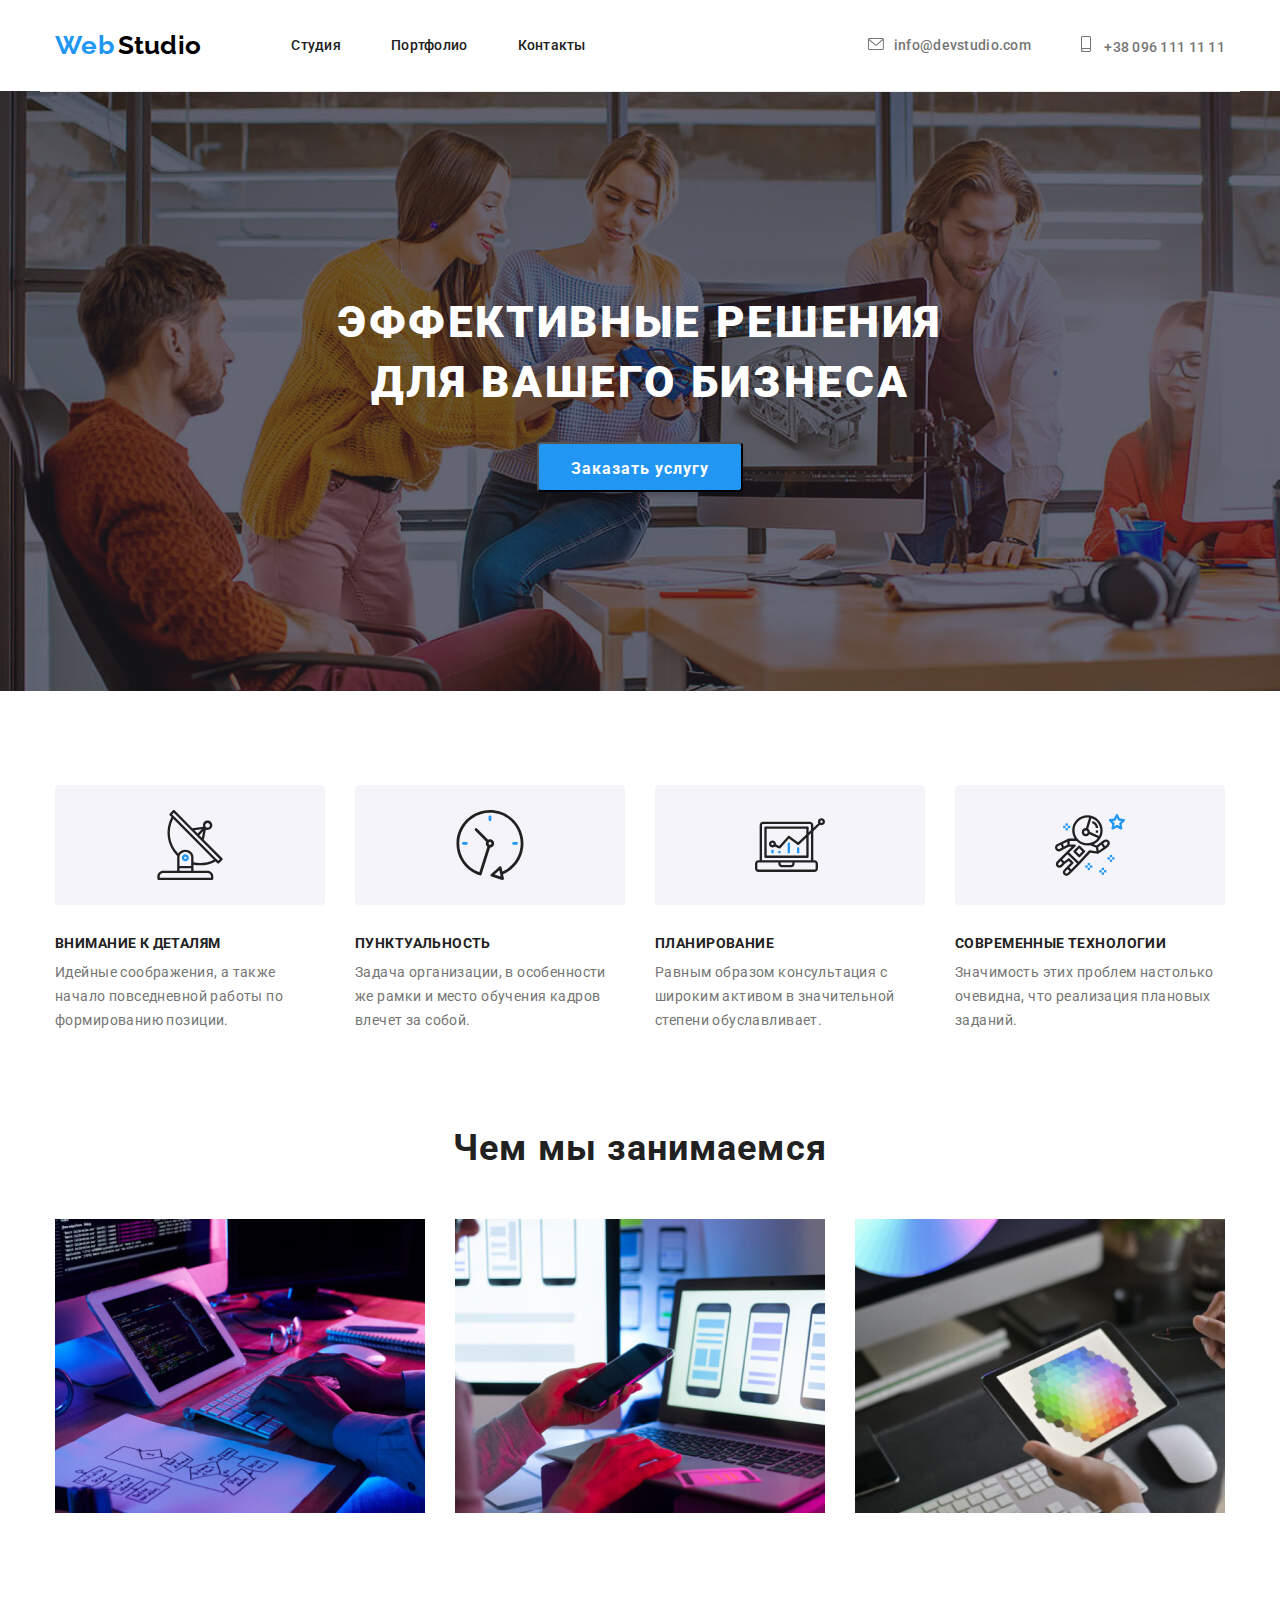
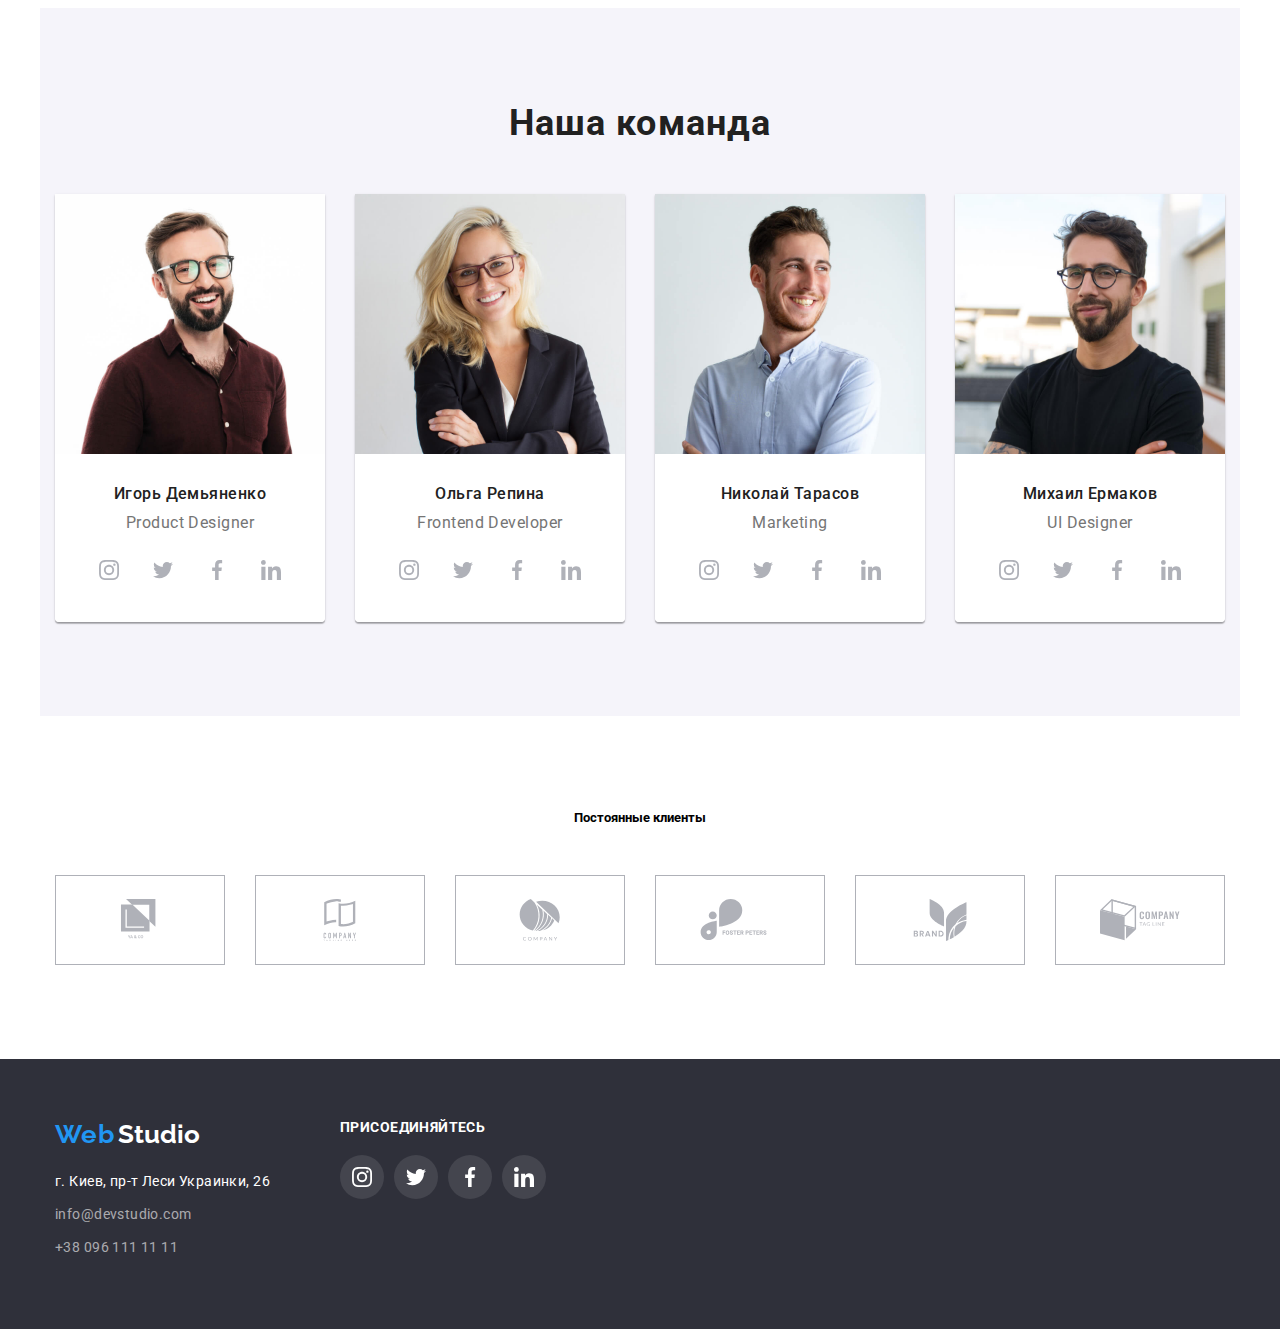
<file: index.html>
<!DOCTYPE html>
<html lang="ru">
<head>
    <meta charset="UTF-8">
    <meta name="viewport" content="width=device-width, initial-scale=1.0">
    <title>WebStudio</title>    
    <link href="https://fonts.googleapis.com/css2?family=Raleway:wght@700&family=Roboto:wght@400;500;700;900&display=swap" rel="stylesheet">
    <link rel="stylesheet" href="https://cdnjs.cloudflare.com/ajax/libs/modern-normalize/1.0.0/modern-normalize.css">
    <link rel="stylesheet" href="./css/styles.css">
</head>
<body>
    <header class="header">
        <!--Навигация страницы-->
        <div class="container">
            <nav class="nav">
                <a class="logo-link link" href="index.html" aria-label="логотип вебстудии">
                    <span class="logo">Web</span>
                    <span class="logo-color-header">Studio</span>
                </a>
                <ul class="nav-list list">
                    <li class="nav-list-item">
                        <a class="nav-list-link link" href="index.html">Студия</a>
                    </li>
                    <li class="nav-list-item">
                        <a class="nav-list-link link" href="./portfolio.html">Портфолио</a>
                    </li>
                    <li class="nav-list-item">
                        <a class="nav-list-link link" href="">Контакты</a>
                    </li>
                </ul>
                </nav>
                <!--Контактная инфо-->
                <address class="contact-list address">
                    <ul class="contact-list list">
                        <li class="contact-list-item">
                            <!-- <address class="contact-list address"> -->
                            <a class="contact-list-link link" href="mailto:info@devstudio.com">
                                <svg class="contact-svg" width="16" height="12">
                                    <use href="./images/sprite.svg#icon-envelope"></use>
                                </svg>info@devstudio.com
                            </a>
                            <!-- </address> -->
                        </li>
                        <li class="contact-list-item">
                            <!-- <address class="contact-list address"> -->
                            <a class="contact-list-link link" href="tel:+380961111111">
                                <svg class="contact-svg" width="10" height="16">
                                    <use href="./images/sprite.svg#icon-smartphone"></use>
                                </svg>
                                  +38 096 111 11 11
                            </a>
                            <!-- </address> -->
                        </li>
                    </ul>    
                </address>                
        </div>
    </header>
    <main>
        <!--Заглавная секция HERO-->
        <section class="hero">
            <div class="hero-main container">
                <h1 class="hero-title">Эффективные решения для вашего бизнеса</h1>
                <button class="btn">Заказать услугу</button>
            </div>
        </section>
        <!--Чем мы занимаемся-->
        <section>
            <div class="doing-container container">
                <ul class="doing-list list">
                    <li class="doing-list-item">
                        <p class="doind-list-head antenna">Внимание к деталям</p>
                        <p class="doing-list-text">Идейные соображения, а также начало повседневной работы по формированию позиции.</p>
                    </li>
                    <li class="doing-list-item">
                        <p class="doind-list-head clock">Пунктуальность</p>
                        <p class="doing-list-text">Задача организации, в особенности же рамки и место обучения кадров влечет за собой.</p>
                    </li>
                    <li class="doing-list-item">
                        <p class="doind-list-head diagram">Планирование</p>
                        <p class="doing-list-text">Равным образом консультация с широким активом в значительной степени обуславливает.</p>
                    </li>
                    <li class="doing-list-item">
                        <p class="doind-list-head astronaut">Современные технологии</p>
                        <p class="doing-list-text">Значимость этих проблем настолько очевидна, что реализация плановых заданий.</p>
                    </li>
                </ul>
            </div>
            <div class="works container">
                <h2 class="doing-head">Чем мы занимаемся</h2>
                <ul class="works-list list">
                    <li>
                        <img class="doing-list-text" src="./images/pc/box1.jpg" alt="набирает текст" width="370" height="294">
                    </li>
                    <li>
                        <img class="doing-list-text" src="./images/pc/box2.jpg" alt="смотрит с смартфон" width="370" height="294">
                    </li>
                    <li>
                        <img class="doing-list-text" src="./images/pc/box3.jpg" alt="подбирает цветовую палитру" width="370" height="294">
                    </li>
                </ul>
            </div>
        </section>
        <!--Команда-->
        <section>
            <div class="team-section container">
                <h3 class="team-head">Наша команда</h3>
                <ul class="team-list list">
                    <li class="team-list-shadow">
                        <img src="./images/team/img.jpg" alt="Игорь Демьяненко" width="270" height="260">
                        <div class="team-list-item">
                            <h4 class="team-list-name">Игорь Демьяненко</h4>
                            <p class="team-list-work" lang="en">Product Designer</p>
                            <ul class="social-link list">
                                <li class="social-link-item">
                                  <a class="social-link-link" href="./portfolio.html">
                                    <svg class="social-link-svg" width="20" height="20">
                                      <use href="./images/sprite.svg#icon-instagram2"></use>
                                    </svg>
                                  </a>
                                </li>
                                <li class="social-link-item">
                                  <a class="social-link-link" href="./portfolio.html">
                                    <svg class="social-link-svg" width="20" height="20">
                                      <use href="./images/sprite.svg#icon-twitter2"></use>
                                    </svg>
                                  </a>
                                </li>
                                <li class="social-link-item">
                                  <a class="social-link-link" href="./portfolio.html">
                                    <svg class="social-link-svg" width="20" height="20">
                                      <use href="./images/sprite.svg#icon-facebook2"></use>
                                    </svg>
                                  </a>
                                </li>
                                <li class="social-link-item">
                                  <a class="social-link-link" href="./portfolio.html">
                                    <svg class="social-link-svg" width="20" height="20">
                                      <use href="./images/sprite.svg#icon-linkedin2"></use>
                                    </svg>
                                  </a>
                                </li>
                              </ul>
                        </div>
                    </li>
                    <li class="team-list-shadow">
                        <img src="./images/team/img-1.jpg" alt="Ольга Репина" width="270" height="260">
                        <div class="team-list-item">
                            <h4 class="team-list-name">Ольга Репина</h4>
                            <p class="team-list-work" lang="en">Frontend Developer</p>
                            <ul class="social-link list">
                                <li class="social-link-item">
                                  <a class="social-link-link" href="./portfolio.html">
                                    <svg class="social-link-svg" width="20" height="20">
                                      <use href="./images/sprite.svg#icon-instagram2"></use>
                                    </svg>
                                  </a>
                                </li>
                                <li class="social-link-item">
                                  <a class="social-link-link" href="./portfolio.html">
                                    <svg class="social-link-svg" width="20" height="20">
                                      <use href="./images/sprite.svg#icon-twitter2"></use>
                                    </svg>
                                  </a>
                                </li>
                                <li class="social-link-item">
                                  <a class="social-link-link" href="./portfolio.html">
                                    <svg class="social-link-svg" width="20" height="20">
                                      <use href="./images/sprite.svg#icon-facebook2"></use>
                                    </svg>
                                  </a>
                                </li>
                                <li class="social-link-item">
                                  <a class="social-link-link" href="./portfolio.html">
                                    <svg class="social-link-svg" width="20" height="20">
                                      <use href="./images/sprite.svg#icon-linkedin2"></use>
                                    </svg>
                                  </a>
                                </li>
                              </ul>
                        </div>
                    </li>
                    <li class="team-list-shadow">
                        <img src="./images/team/img-2.jpg" alt="Николай Тарасов" width="270" height="260">
                        <div class="team-list-item">
                            <h4 class="team-list-name">Николай Тарасов</h4>
                            <p class="team-list-work" lang="en">Marketing</p>
                            <ul class="social-link list">
                                <li class="social-link-item">
                                  <a class="social-link-link" href="./portfolio.html">
                                    <svg class="social-link-svg" width="20" height="20">
                                      <use href="./images/sprite.svg#icon-instagram2"></use>
                                    </svg>
                                  </a>
                                </li>
                                <li class="social-link-item">
                                  <a class="social-link-link" href="./portfolio.html">
                                    <svg class="social-link-svg" width="20" height="20">
                                      <use href="./images/sprite.svg#icon-twitter2"></use>
                                    </svg>
                                  </a>
                                </li>
                                <li class="social-link-item">
                                  <a class="social-link-link" href="./portfolio.html">
                                    <svg class="social-link-svg" width="20" height="20">
                                      <use href="./images/sprite.svg#icon-facebook2"></use>
                                    </svg>
                                  </a>
                                </li>
                                <li class="social-link-item">
                                  <a class="social-link-link" href="./portfolio.html">
                                    <svg class="social-link-svg" width="20" height="20">
                                      <use href="./images/sprite.svg#icon-linkedin2"></use>
                                    </svg>
                                  </a>
                                </li>
                              </ul>
                       </div>
                    </li>
                    <li class="team-list-shadow">
                        <img src="./images/team/img-3.jpg" alt="Михаил Ермаков" width="270" height="260">
                        <div class="team-list-item">
                            <h4 class="team-list-name">Михаил Ермаков</h4>
                            <p class="team-list-work" lang="en">UI Designer</p>
                            <ul class="social-link list">
                                <li class="social-link-item">
                                  <a class="social-link-link" href="./portfolio.html">
                                    <svg class="social-link-svg" width="20" height="20">
                                      <use href="./images/sprite.svg#icon-instagram2"></use>
                                    </svg>
                                  </a>
                                </li>
                                <li class="social-link-item">
                                  <a class="social-link-link" href="./portfolio.html">
                                    <svg class="social-link-svg" width="20" height="20">
                                      <use href="./images/sprite.svg#icon-twitter2"></use>
                                    </svg>
                                  </a>
                                </li>
                                <li class="social-link-item">
                                  <a class="social-link-link" href="./portfolio.html">
                                    <svg class="social-link-svg" width="20" height="20">
                                      <use href="./images/sprite.svg#icon-facebook2"></use>
                                    </svg>
                                  </a>
                                </li>
                                <li class="social-link-item">
                                  <a class="social-link-link" href="./portfolio.html">
                                    <svg class="social-link-svg" width="20" height="20">
                                      <use href="./images/sprite.svg#icon-linkedin2"></use>
                                    </svg>
                                  </a>
                                </li>
                              </ul>
                       </div>
                         </li>
                </ul>
            </div>            
        </section>
        <!--Постоянные клиенты-->
        <section class="regular-customers">
            <div class="customers container">
                <h5 class="title">Постоянные клиенты</h5>
                <ul  class="customers-list list">
                    <li class="customers-list-item">
                        <a class="customers-link" href="#">
                            <svg class="customers-svg" width="80" height="42">
                                <use href="./images/sprite.svg#icon-logo1"></use>
                            </svg>
                        </a>
                    </li>
                    <li class="customers-list-item">
                        <a class="customers-link" href="#">
                            <svg class="customers-svg" width="80" height="42">
                                <use href="./images/sprite.svg#icon-logo2"></use>
                            </svg>
                        </a>
                    </li>
                    <li class="customers-list-item">
                        <a class="customers-link" href="#">
                            <svg class="customers-svg" width="80" height="42">
                                <use href="./images/sprite.svg#icon-logo3"></use>
                            </svg>
                        </a>
                    </li>
                    <li class="customers-list-item">
                        <a class="customers-link" href="#">
                            <svg class="customers-svg" width="80" height="42">
                                <use href="./images/sprite.svg#icon-logo4"></use>
                            </svg>
                        </a>
                    </li>
                    <li class="customers-list-item">
                        <a class="customers-link" href="#">
                            <svg class="customers-svg" width="80" height="42">
                                <use href="./images/sprite.svg#icon-logo5"></use>
                            </svg>
                        </a>
                    </li>
                    <li class="customers-list-item">
                        <a class="customers-link" href="#">
                            <svg class="customers-svg" width="80" height="42">
                                <use href="./images/sprite.svg#icon-logo6"></use>
                            </svg>
                        </a>
                    </li>
                </ul>
            </div>
        </section>
    </main>
<footer class="footer">
    <div class="footer-section container">
        <address class="address">
            <a class="logo-link link" href="index.html" aria-label="логотип вебстудии">
                <span class="logo">Web</span>
                <span class="logo-color-footer">Studio</span>
            </a>
            <ul class="footer-list list">
                <!--Где мы-->
                <li class="footer-list-item">
                    <a class="footer-list-link-location link" href="https://goo.gl/maps/w4gHtKu6riXwzQQv9" target="_blank">г. Киев, пр-т Леси Украинки, 26</a>
                </li>
                <!--Связаться-->
                <li class="footer-list-item">
                    <!-- <address class="address"> -->
                        <a class="footer-list-link link" href="mailto:info@devstudio.com">info@devstudio.com</a>
                    <!-- </address> -->
                </li>
                <li class="footer-list-item">
                    <!-- <address class="address"> -->
                        <a class="footer-list-link link" href="tel:+380961111111">+38 096 111 11 11</a>
                    <!-- </address> -->
                </li>
            </ul>
        </address>
        <div class="join">
            <h2 class="join-title">ПРИСОЕДИНЯЙТЕСЬ</h2>
            <ul class="join-list list">
              <li class="join-list-item">
                <a class="join-list-links" href="">
                  <svg class="social-join-instagram">
                    <use href="./images/sprite.svg#icon-instagram">
                    </use>
                  </svg>
                </a>
              </li>
              <li class="loin-list-item">
                <a class="join-list-links" href="">
                  <svg class="social-join-twitter">
                    <use href="./images/sprite.svg#icon-twitter">
                    </use>
                  </svg>
                </a>
              </li>
              <li class="loin-list-item">
                <a class="join-list-links" href="">
                  <svg class="social-join-facebook">
                    <use href="./images/sprite.svg#icon-facebook">
                    </use>
                  </svg>
                </a>
              </li>
              <li class="loin-list-item">
                <a class="join-list-links" href="">
                  <svg class="social-join-linkedin">
                    <use href="./images/sprite.svg#icon-linkedin">
                    </use>
                  </svg>
                </a>
              </li>
            </ul>
        </div>        
    </div>
</footer>
</body>
</html>
</file>
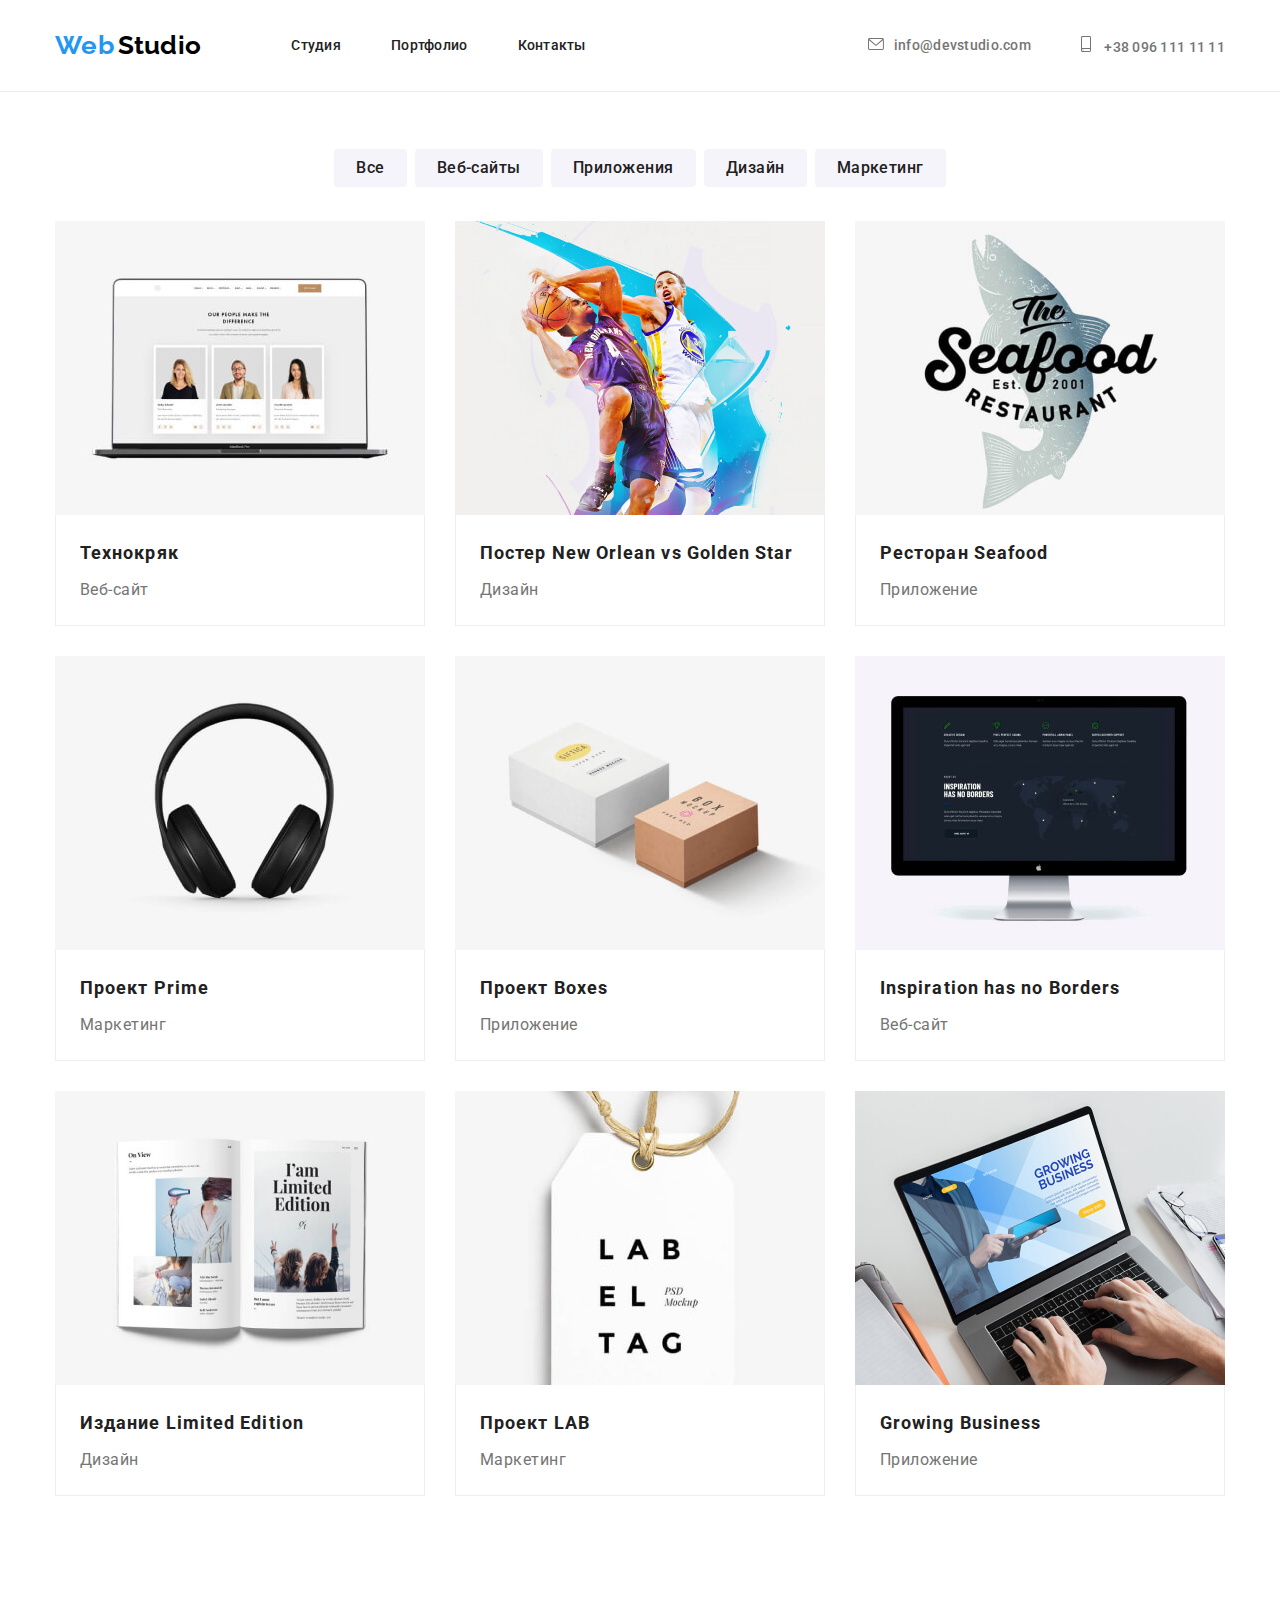
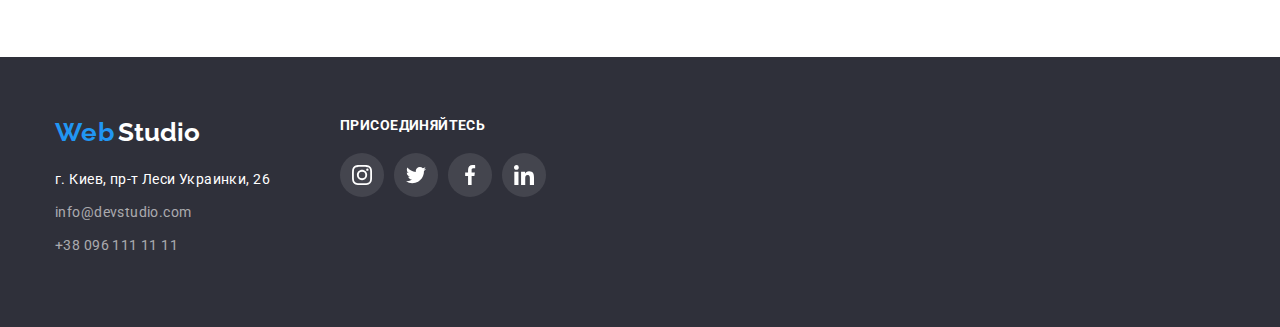
<file: portfolio.html>
<!DOCTYPE html>
<html lang="ru">
<head>
    <meta charset="UTF-8">
    <meta name="viewport" content="width=device-width, initial-scale=1.0">
    <title>Портфолио</title>
    <link rel="stylesheet" href="https://cdnjs.cloudflare.com/ajax/libs/modern-normalize/1.0.0/modern-normalize.css">
    <link href="https://fonts.googleapis.com/css2?family=Raleway:wght@700&family=Roboto:wght@400;500;700;900&display=swap" rel="stylesheet">
    <link rel="stylesheet" href="./css/styles.css">
</head>
<body>
    <header class="header">
        <!--Навигация страницы-->
        <div class="container">
            <nav class="nav">
                <a class="logo-link link" href="index.html" aria-label="логотип вебстудии">
                    <span class="logo">Web</span>
                    <span class="logo-color-header">Studio</span>
                </a>
                <ul class="nav-list list">
                    <li class="nav-list-item">
                        <a class="nav-list-link link" href="index.html">Студия</a>
                    </li>
                    <li class="nav-list-item">
                        <a class="nav-list-link link" href="./portfolio.html">Портфолио</a>
                    </li>
                    <li class="nav-list-item">
                        <a class="nav-list-link link" href="">Контакты</a>
                    </li>
                </ul>
                </nav>
                <!--Контактная инфо-->
                <address class="contact-list address">
                    <ul class="contact-list list">
                        <li class="contact-list-item">
                            <!-- <address class="contact-list address"> -->
                            <a class="contact-list-link link" href="mailto:info@devstudio.com">
                                <svg class="contact-svg" width="16" height="12">
                                    <use href="./images/sprite.svg#icon-envelope"></use>
                                </svg>info@devstudio.com
                            </a>
                            <!-- </address> -->
                        </li>
                        <li class="contact-list-item">
                            <!-- <address class="contact-list address"> -->
                            <a class="contact-list-link link" href="tel:+380961111111">
                                <svg class="contact-svg" width="10" height="16">
                                    <use href="./images/sprite.svg#icon-smartphone"></use>
                                </svg>
                                  +38 096 111 11 11
                            </a>
                            <!-- </address> -->
                        </li>
                    </ul>    
                </address>                
        </div>
    </header>
    <!--HERO-->
    <main>
        <h1 hidden>Портфолио</h1>
        <section>
            <!--портфолио-фильтр-->
            <div class="portfolio-btn-nav">
                <ul class="filter-list list">
                    <li class="portfolio-filter-list">
                        <button class="portfolio-btn" type="button">Все</button>
                    </li>
                    <li class="portfolio-filter-list">
                        <button class="portfolio-btn" type="button">Веб-сайты</button>
                    </li>
                    <li class="portfolio-filter-list">
                        <button class="portfolio-btn" type="button">Приложения</button>
                    </li>
                    <li class="portfolio-filter-list">
                        <button class="portfolio-btn" type="button">Дизайн</button>
                    </li>
                    <li class="portfolio-filter-list">
                        <button class="portfolio-btn" type="button">Маркетинг</button>
                    </li>
                </ul>
            </div>
            <!--портфолио-выбор-->
            <div class="portfolio-img-nav">
                <ul class="portfolio-img-list container list">
                    <li class="portfolio-img-list-item">
                        <div class="portfolio-projects">
                            <a class="link" href="http://www.google.com" target="_blank">
                                <img src="./images/portfolio/img1.jpg" alt="ноутбук с картинками" width="370" height="294">
                                <div class="projects">
                                    <h2 class="portfolio-title">Технокряк</h2>
                                    <p class="portfolio-subtitle">Веб-сайт</p>                        
                                </div>
                            </a>
                        </div>                        
                    </li>
                    <li class="portfolio-img-list-item">
                        <div class="portfolio-projects">
                            <a class="link" href="http://www.google.com" target="_blank">
                                <img src="./images/portfolio/img2.jpg" alt="два баксетболиста с мячом" width="370" height="294">
                                <div class="projects">
                                    <h2 class="portfolio-title">Постер <span lang="en">New Orlean vs Golden Star</span></h2>
                                    <p class="portfolio-subtitle">Дизайн</p>
                                </div>                            
                            </a>
                        </div>                        
                    </li>
                    <li class="portfolio-img-list-item">
                        <div class="portfolio-projects">
                            <a class="link" href="http://www.google.com" target="_blank">
                                <img src="./images/portfolio/img3.jpg" alt="логотип ресторана морская еда" width="370" height="294">
                                <div class="projects">
                                    <h2 class="portfolio-title">Ресторан <span lang="en">Seafood</span></h2>
                                    <p class="portfolio-subtitle">Приложение</p>
                                </div>                            
                            </a>
                        </div>
                        
                    </li>
                    <li class="portfolio-img-list-item">
                        <div class="portfolio-projects">
                            <a class="link" href="http://www.google.com" target="_blank">
                                <img src="./images/portfolio/img4.jpg" alt="изображение наушников" width="370" height="294">
                                <div class="projects">
                                    <h2 class="portfolio-title">Проект <span lang="en">Prime</span></h2>
                                    <p class="portfolio-subtitle">Маркетинг</p>
                                </div>                            
                            </a>
                        </div>                        
                    </li>
                    <li class="portfolio-img-list-item">
                        <div class="portfolio-projects">
                            <a class="link" href="http://www.google.com" target="_blank">
                                <img src="./images/portfolio/img5.jpg" alt="две коробочки" width="370" height="294">
                                <div class="projects">
                                    <h2 class="portfolio-title">Проект <span lang="en">Boxes</span></h2>
                                    <p class="portfolio-subtitle">Приложение</p>
                                </div>                            
                            </a>
                        </div>                        
                    </li>
                    <li class="portfolio-img-list-item">
                        <div class="portfolio-projects">
                            <a class="link" href="http://www.google.com" target="_blank">
                                <img src="./images/portfolio/img6.jpg" alt="монитор компьютера" width="370" height="294">
                                <div class="projects">
                                    <h2 class="portfolio-title" lang="en" >Inspiration has no Borders</h2>
                                    <p class="portfolio-subtitle">Веб-сайт</p>
                                </div>                            
                            </a>
                        </div>                        
                    </li>
                    <li class="portfolio-img-list-item">
                        <div class="portfolio-projects">
                            <a class="link" href="http://www.google.com" target="_blank">
                                <img src="./images/portfolio/img7.jpg" alt="развернутый журнал" width="370" height="294">
                                <div class="projects">
                                    <h2 class="portfolio-title">Издание <span lang="en">Limited Edition</span></h2>
                                    <p class="portfolio-subtitle">Дизайн</p>
                                </div>                            
                            </a>
                        </div>                        
                    </li>
                    <li class="portfolio-img-list-item">
                        <div class="portfolio-projects">
                            <a class="link" href="http://www.google.com" target="_blank">
                                <img src="./images/portfolio/img8.jpg" alt="бирка с названием проэкта" width="370" height="294">
                                <div class="projects">
                                    <h2 class="portfolio-title">Проект <span lang="en">LAB</span></h2>
                                    <p class="portfolio-subtitle">Маркетинг</p>
                                </div>                            
                            </a>
                        </div>                        
                    </li>
                    <li class="portfolio-img-list-item">
                        <div class="portfolio-projects">
                            <a class="link" href="http://www.google.com" target="_blank">
                                <img src="./images/portfolio/img9.jpg" alt="руки набирают текст на клавиатуре" width="370" height="294">
                                <div class="projects">
                                    <h2 class="portfolio-title" lang="en">Growing Business</h2>
                                    <p class="portfolio-subtitle">Приложение</p>
                                </div>                            
                            </a>
                        </div>                        
                    </li>
                </ul>
            </div>
        </section>       
    </main>
    <!--footer-->
    <footer class="footer">
        <div class="footer-section container">
            <address class="address">
                <a class="logo-link link" href="index.html" aria-label="логотип вебстудии">
                    <span class="logo">Web</span>
                    <span class="logo-color-footer">Studio</span>
                </a>
                <ul class="footer-list list">
                    <!--Где мы-->
                    <li class="footer-list-item">
                        <a class="footer-list-link-location link" href="https://goo.gl/maps/w4gHtKu6riXwzQQv9" target="_blank">г. Киев, пр-т Леси Украинки, 26</a>
                    </li>
                    <!--Связаться-->
                    <li class="footer-list-item">
                        <!-- <address class="address"> -->
                            <a class="footer-list-link link" href="mailto:info@devstudio.com">info@devstudio.com</a>
                        <!-- </address> -->
                    </li>
                    <li class="footer-list-item">
                        <!-- <address class="address"> -->
                            <a class="footer-list-link link" href="tel:+380961111111">+38 096 111 11 11</a>
                        <!-- </address> -->
                    </li>
                </ul>
            </address>
            <div class="join">
                <h2 class="join-title">ПРИСОЕДИНЯЙТЕСЬ</h2>
                <ul class="join-list list">
                  <li class="join-list-item">
                    <a class="join-list-links" href="">
                      <svg class="social-join-instagram">
                        <use href="./images/sprite.svg#icon-instagram">
                        </use>
                      </svg>
                    </a>
                  </li>
                  <li class="loin-list-item">
                    <a class="join-list-links" href="">
                      <svg class="social-join-twitter">
                        <use href="./images/sprite.svg#icon-twitter">
                        </use>
                      </svg>
                    </a>
                  </li>
                  <li class="loin-list-item">
                    <a class="join-list-links" href="">
                      <svg class="social-join-facebook">
                        <use href="./images/sprite.svg#icon-facebook">
                        </use>
                      </svg>
                    </a>
                  </li>
                  <li class="loin-list-item">
                    <a class="join-list-links" href="">
                      <svg class="social-join-linkedin">
                        <use href="./images/sprite.svg#icon-linkedin">
                        </use>
                      </svg>
                    </a>
                  </li>
                </ul>
            </div>        
        </div>
    </footer>
</body>
</html>
</file>
<file: css/styles.css>
:root {
    --accent-color: #2196F3;
    --main-font: 'Roboto', sans-serif;
    --secondary-font: 'Raleway', sans-serif;
    --title-color: #212121;
    --subtitle-color: #757575;
}
  
body {
    font-family: var(--main-font);
    font-style: normal;
    /* background color подсветка белых букв*/
    /* background-color: #E5E5E5; */
}

*,
*::before,
*::after {
  margin: 0;
  padding: 0;
}

img {
    display: block;
}
  
.list {
    list-style: none;
}
  
.link {
    text-decoration: none;
}
  
.address {
    font-style: normal;
}
    
.container {
    width: 1200px;
    padding: 0 15px;
    margin: 0 auto;
}

/*  ============ COMPONENTS  ============ */
.logo {
    font-family: var(--secondary-font);
    font-style: normal;
    font-weight: 700;
    font-size: 26px;
    line-height: 1.192;
    letter-spacing: 0.03em;
    color: var(--accent-color);
}

.logo-color-header {
    font-family: var(--secondary-font);
    font-style: normal;
    font-weight: 700;
    font-size: 26px;
    color: #000000;
}

.btn:hover,
.btn:focus {
    color: var(--title-color);
}

.btn {
    font-family: var(--main-font);
    font-style: normal;
    font-weight: 700;
    font-size: 16px;
    line-height: 1.875;
    letter-spacing: 0.06em;
    color: #FFFFFF;
    background-color: var(--accent-color);

    padding: 10px 32px;
    min-width: 200px;
    height: 50px;
    background: #2196f3;
    box-shadow: 0px 4px 4px rgba(0, 0, 0, 0.15);
    border-radius: 4px;
}
/*  ============ END COMPONENTS  ============ */
  
/*  ============ HEADER  ============ */
.header {
    padding: 30px 0;
}

/* ======================================ПРОВЕРИТЬ 1 */
.header .address {
    margin-left: auto;
}

.header .contact-list-item:not(:last-child) {
    margin-right: 50px;
}

.header .container {
    display: flex;
    align-items: center;
}

.logo-link {
    margin-right: 90px;
}

.nav-list {
    display: flex;
}

.contact-list {
    display: flex;
    align-items: center;
}

.nav-list-item:not(:last-child) {
    margin-right: 50px;
}

.nav {
    font-style: normal;
    font-weight: 500;
    font-size: 14px;
    line-height: 1.143;
    letter-spacing: 0.02em;

    display: flex;
    align-items: center;
}

.nav-list-link:hover,
.nav-list-link:focus {
color: var(--accent-color);
}

.nav-list-link {
    font-style: normal;
    font-weight: 500;
    font-size: 14px;
    line-height: 1.143;
    letter-spacing: 0.02em;
    color: var(--title-color);
}

.contact-list {
    font-style: normal;
    font-weight: 500;
    font-size: 14px;
    line-height: 1.143;
    letter-spacing: 0.02em;
    color: var(--subtitle-color);
}

.contact-list-link {
    color: var(--subtitle-color);
}

.contact-list-link:hover,
.contact-list-link:focus {
color: var(--accent-color);
}

.contact-svg {
    margin-right: 10px;
}

.contact-list-link:hover .contact-svg {
    --color1: var(--accent-color);
    --color3: var(--accent-color);
}

/*  ============ END HEADER  ============ */
   
/*  ============ MAIN  ============ */
.hero {
    height: 600px;
    max-width: 1600px;
    margin-left: auto;
    margin-right: auto;
    background-image: linear-gradient(
        to right,
        rgba(47, 48, 58, 0.4),
        rgba(47, 48, 58, 0.4)
      ),
      url('../images/hero/hero.jpg');
  
    background-color: #c4c4c4;
}

.hero-title {
    font-style: normal;
    font-weight: 900;
    font-size: 44px;
    line-height: 1.364;
    text-align: center;
    letter-spacing: 0.06em;
    text-transform: uppercase;
    color: #FFFFFF;

    margin-bottom: 30px;
    margin-left: auto;
    margin-right: auto;
    width: 696px;
    height: 120px;
}

.doind-list-head {
    font-style: normal;
    font-weight: 700;
    font-size: 14px;
    line-height: 1.143;
    letter-spacing: 0.03em;
    text-transform: uppercase;
    color: var(--title-color);

    margin-bottom: 10px;
}

.doing-list-text {
    font-style: normal;
    font-weight: 400;
    font-size: 14px;
    line-height: 1.714;
    letter-spacing: 0.03em;
    color: #757575;
}

.team-head,
.doing-head {
    font-style: normal;
    font-weight: 700;
    font-size: 36px;
    line-height: 1.167;
    text-align: center;
    letter-spacing: 0.03em;
    color: var(--title-color);

    margin-bottom: 50px;
}

.team-list-name {
    font-weight: 500;
    font-size: 16px;
    line-height: 1.187;
    letter-spacing: 0.03em;
    color: var(--title-color);
}
  
.team-list-work {
    font-family: var(--main-font);
    font-style: normal;
    font-weight: 400;
    font-size: 16px;
    line-height: 1.187;
    letter-spacing: 0.03em;
    color: var(--subtitle-color);
}

.team-list-shadow {
    box-shadow: 0px 1px 3px rgba(0, 0, 0, 0.12), 0px 1px 1px rgba(0, 0, 0, 0.14),
    0px 2px 1px rgba(0, 0, 0, 0.2);
  border-radius: 0px 0px 4px 4px;
  overflow: hidden;
}

.hero-main {
    text-align: center;
    padding-top: 200px;
    padding-left: 235px;
    padding-right: 235px;
    padding-bottom: 280px;
    border-top: 1px solid #ececec;
}

/*  ============ DOING  ============ */
.doind-list-head::before {
    display: block;
    content: '';
    margin-bottom: 30px;
    height: 120px;
    background-color: #f5f4fa;
    border-radius: 4px;
    background-position: center;
    background-size: contain;
    background-repeat: no-repeat;
    background-size: 70px;
}
  
.antenna::before {
    background-image: url(../images/svg/targets/antenna.svg);
}
  
.clock::before {
    background-image: url(../images/svg/targets/clock.svg);
}
  
.diagram::before {
    background-image: url(../images/svg/targets/diagram.svg);
}
  
.astronaut::before {
    background-image: url(../images/svg/targets/astronaut.svg);
}
/*  ============ DOING +  ============ */

.doing-container {
    padding-top: 94px;
    padding-bottom: 94px;
}

.doing-list {
    display: flex;
}

.doing-list-item {
    width: 270px;
}

.doing-list-item:not(:last-child) {
    margin-right: 30px;
}

.works {
    padding-bottom: 95px;
    text-align: center;
}

.works-list {
    display: flex;
    justify-content: space-between;
}

.team-section {
    padding-top: 94px;
    padding-bottom: 94px;
    text-align: center;
    background: #F5F4FA;
}

.team-list {
    display: flex;
    justify-content: space-between;
}

.team-list-item {
    padding: 30px 32px;
    background-color: #fff;
}
.team-block {
    padding: 30px 32px;
    background-color: #fff;
}

.team-list-name {
    margin-bottom: 10px;
}

.social-link {
    display: flex;
    justify-content: space-between;
}
  
.social-link-link {
    display: flex;
    justify-content: center;
    align-items: center;
    width: 44px;
    height: 44px;
    border-radius: 50%;
    margin-top: 16px;
    color: #fff;
}
  
.social-link-link:hover,
.social-link-link:focus {
    background-color: var(--accent-color);
}
  
.social-link-link:hover .social-link-svg,
.social-link-link:focus .social-link-svg {
    --color1: #fff;
    --color2: #fff;
}
/*  ============ CUSTOMERS  ============ */
.customers {
    padding-top: 94px;
    padding-bottom: 94px;
    text-align: center;
}

.customers-list {
    display: flex;
    justify-content: space-between;
    margin-top: 50px;
}

.customers-link {
    display: flex;
    justify-content: center;
    align-items: center;
    width: 170px;
    height: 90px;
    border: 1px solid #afb1b8;
}
  
.customers-link:hover {
    border-color: var(--accent-color);
  }
  
.customers-link:hover .customers-svg {
    --color1: var(--accent-color);
    --color5: var(--accent-color);
}

/*  ============ END CUSTOMERS  ============ */

/*  ============ END MAIN  ============ */

/*  ============ MAIN PORTFOLIO  ============ */
.filter-list {
    font-weight: 500;
    font-size: 16px;
    line-height: 1.625;
    text-align: center;
    letter-spacing: 0.03em;
    color: var(--title-color);
    font-style: normal;

    display: flex;
    justify-content: center;
}

.portfolio-works {
    font-style: normal;
    font-weight: 700;
    font-size: 18px;
    line-height: 2;
    letter-spacing: 0.06em;
    color: var(--title-color);
}

.portfolio-projects:hover {
    box-shadow: 0px 1px 1px rgba(0, 0, 0, 0.12), 0px 4px 4px rgba(0, 0, 0, 0.06),
      1px 4px 6px rgba(0, 0, 0, 0.16);
}

.portfolio-title {
    font-style: normal;
    font-weight: 700;
    font-size: 18px;
    line-height: 2;
    letter-spacing: 0.06em;
    color: var(--title-color);

    margin-bottom: 4px;
}

.portfolio-subtitle {
    font-style: normal;
font-weight: 400;
font-size: 16px;
line-height: 1.875;
letter-spacing: 0.03em;
color: var(--subtitle-color);
}

.portfolio-btn-nav {
    padding-top: 57px;
    border-top: 1px solid #ececec;
}

.portfolio-filter-list:not(:last-child) {
    margin-right: 8px;
}

.portfolio-btn:hover,
.portfolio-btn:focus {
    color: #ffffff;
    background-color: var(--accent-color);
}

.portfolio-btn {
    font-style: normal;
    font-weight: 500;
    font-size: 16px;
    line-height: 1.625;
    text-align: center;
    letter-spacing: 0.03em;
    color: var(--title-color);

    background: #F5F4FA;
    border-radius: 4px;
    padding: 6px 22px;
    border: none;
}

.portfolio-img-nav {
    padding-top: 34px;
    padding-bottom: 131px;
}

.portfolio-img-list {
    display: flex;
    flex-wrap: wrap;
}

.portfolio-img-list-item:not(:nth-child(3n + 3)) {
    margin-right: 30px;
    margin-bottom: 30px;
}

.projects {
    padding: 20px 24px;
    border-left: 1px solid #eeeeee;
    border-right: 1px solid #eeeeee;
    border-bottom: 1px solid #eeeeee;
}

/*  ============ END MAIN PORTFOLIO  ============ */

/*  ============ FOOTER  ============ */
.footer-list {
    margin-top: 20px;
    margin-right: 70px;
}

.footer-list-item {
    margin-bottom: 9px;
}

.footer-list-link-location {
    font-style: normal;
    font-weight: 400;
    font-size: 14px;
    line-height: 1.714;
    letter-spacing: 0.03em;
    color: #FFFFFF;
}

.footer-list-link {
    font-style: normal;
    font-weight: 400;
    font-size: 14px;
    line-height: 1.714;
    letter-spacing: 0.03em;
    color: rgba(255, 255, 255, 0.6);
}

.footer {
        background: #2f303a;
}

.footer-section {
    display: flex;
    padding-top: 60px;
    padding-bottom: 60px;
  }

.logo-color-footer {
    font-family: var(--secondary-font);
    font-style: normal;
    font-weight: 700;
    font-size: 26px;
    color: #FFFFFF;
}

/*  ============Footer Social  ============ */
.join-title {
    font-style: normal;
    text-transform: uppercase;
    font-weight: bold;
    font-size: 14px;
    line-height: 16px;
    letter-spacing: 0.03em;
    color: #fff;
}

.join-list {
    margin-top: 20px;
    display: flex;
    justify-content: space-between;
}
  
.join-list-links {
    display: flex;
    justify-content: center;
    align-items: center;
    height: 44px;
    width: 44px;
    background-color: rgba(255, 255, 255, 0.1);
    border-radius: 50%;
    margin-right: 10px;
}
  
.join-list-links:hover {
    background-color: var(--accent-color);
}
  
.social-join-instagram {
    width: 20px;
    height: 20px;
    fill: #fff;
}
  
.social-join-twitter {
    width: 20px;
    height: 20px;
    fill: #fff;
}
  
.social-join-facebook {
    width: 20px;
    height: 20px;
    fill: #fff;
}
.social-join-linkedin {
    width: 20px;
    height: 20px;
    fill: #fff;
}
  
/*  ============ END Footer Social  ============ */




/* .footer-list-link-location:hover,
.footer-list-link-location:focus,
.footer-list-link:hover,
.footer-list-link:focus {
color: var(--accent-color);
} */
/*  ============ END FOOTER  ============ */
</file>
